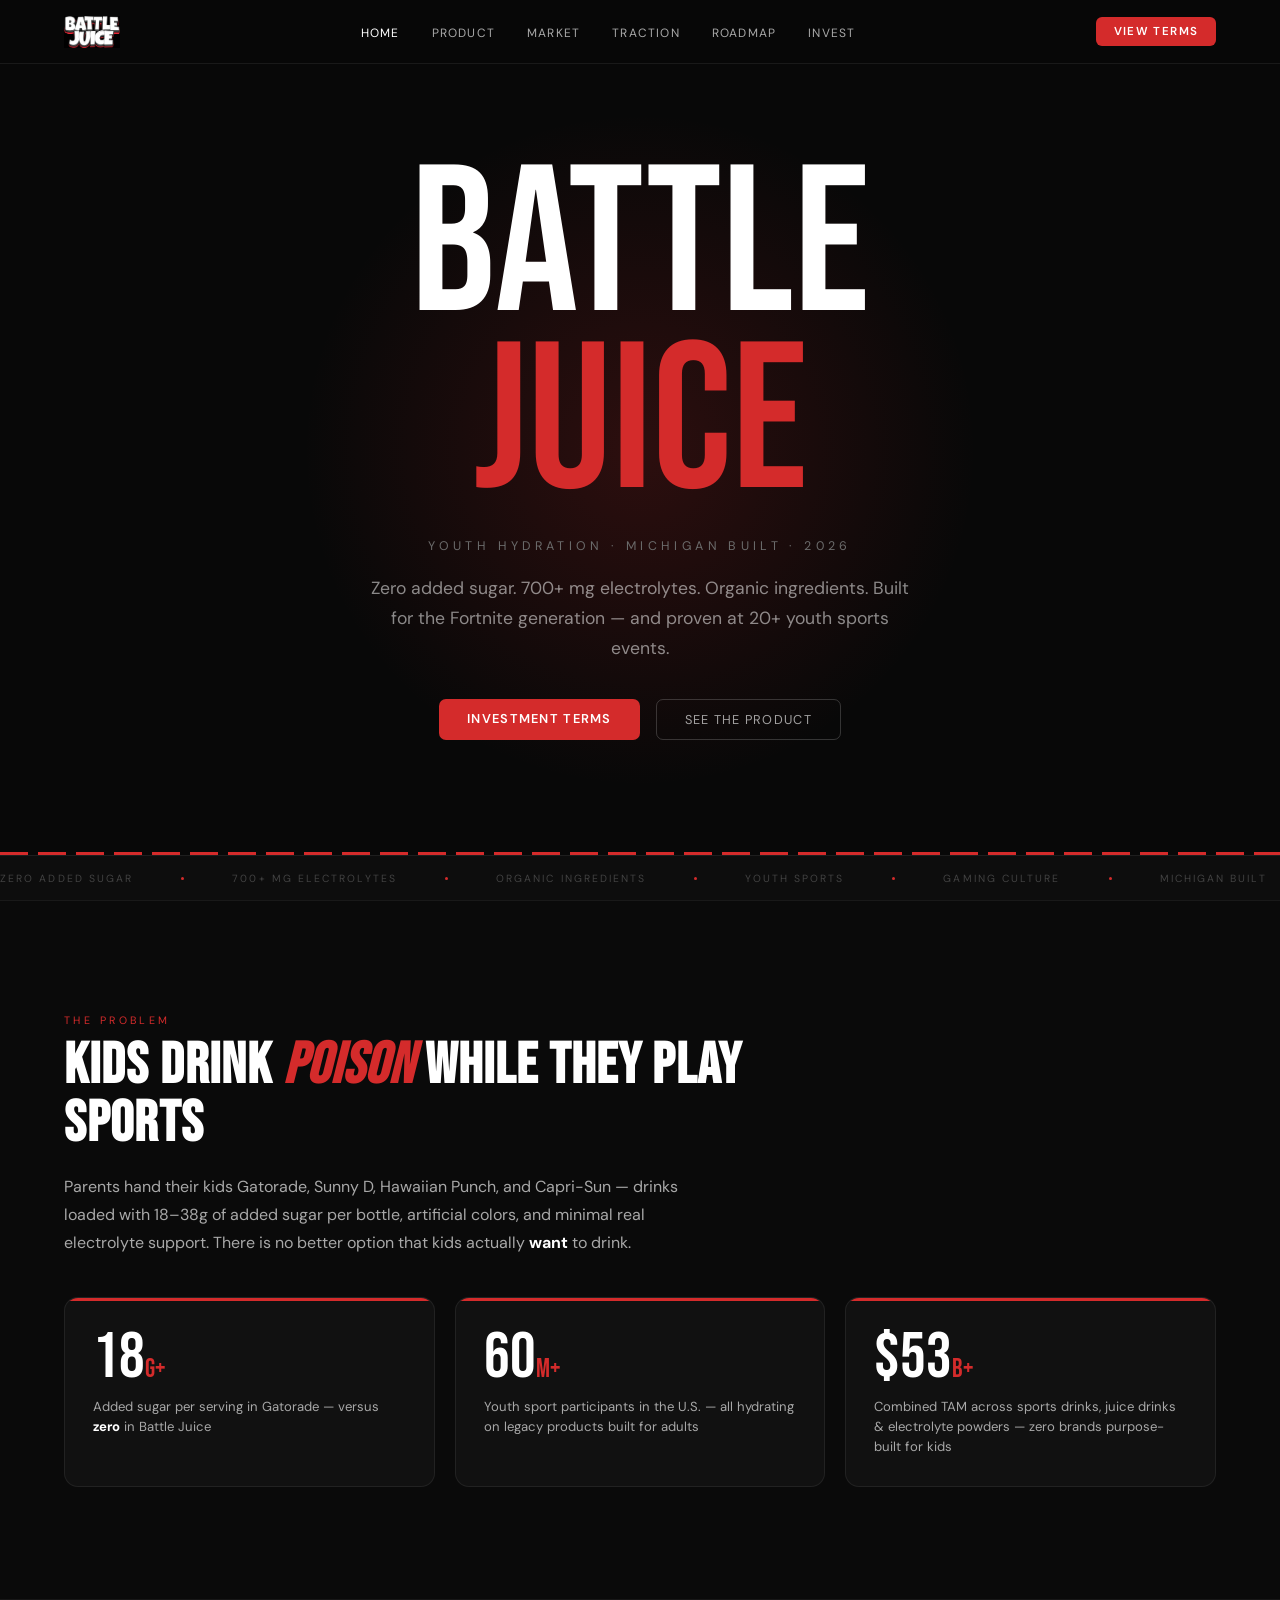
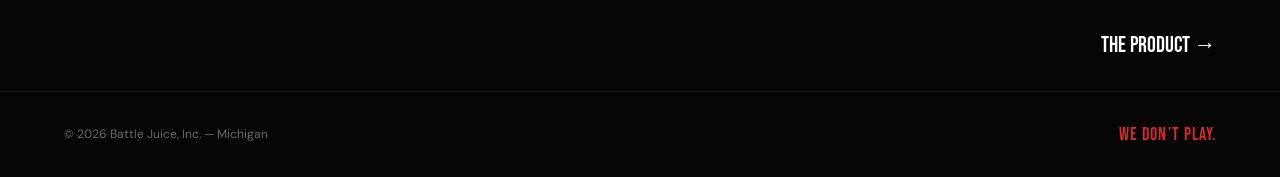
<file: index.html>
<!DOCTYPE html>
<html lang="en">
<head>
<meta charset="UTF-8">
<meta name="viewport" content="width=device-width, initial-scale=1.0">
<meta name="robots" content="noindex, nofollow">
<meta name="description" content="Michigan-built youth hydration with zero added sugar, 700+ mg electrolytes, and a gaming-forward brand. Private investor overview: product, market, traction, roadmap, and deal terms.">
<title>Battle Juice Investment Opportunity</title>
<link rel="icon" type="image/svg+xml" href="icons/favicon.svg">
<link rel="icon" type="image/png" sizes="32x32" href="icons/favicon-32x32.png">
<link rel="icon" type="image/png" sizes="16x16" href="icons/favicon-16x16.png">
<link rel="icon" href="icons/favicon.ico" sizes="48x48 32x32 16x16">
<link rel="apple-touch-icon" sizes="180x180" href="icons/apple-touch-icon.png">
<link rel="manifest" href="icons/site.webmanifest">
<meta name="theme-color" content="#080808">
<meta property="og:type" content="website">
<meta property="og:site_name" content="Battle Juice Investment Opportunity">
<meta property="og:locale" content="en_US">
<meta property="og:title" content="Battle Juice Investment Opportunity">
<meta property="og:description" content="Michigan-built youth hydration with zero added sugar, 700+ mg electrolytes, and a gaming-forward brand. Private investor overview: product, market, traction, roadmap, and deal terms.">
<meta property="og:image" content="images/og-preview.png">
<meta property="og:image:width" content="1200">
<meta property="og:image:height" content="630">
<meta property="og:image:type" content="image/png">
<meta name="twitter:card" content="summary_large_image">
<meta name="twitter:title" content="Battle Juice Investment Opportunity">
<meta name="twitter:description" content="Michigan-built youth hydration with zero added sugar, 700+ mg electrolytes, and a gaming-forward brand. Private investor overview: product, market, traction, roadmap, and deal terms.">
<meta name="twitter:image" content="images/og-preview.png">
<link href="https://fonts.googleapis.com/css2?family=Bebas+Neue&family=DM+Sans:wght@300;400;500;700&display=swap" rel="stylesheet">
<style>

*{margin:0;padding:0;box-sizing:border-box}
:root{--red:#D42B2B;--dark:#080808;--panel:#111111;--border:rgba(255,255,255,0.07);--gray:#6B6B6B;--lgray:#A8A8A8;--accent:#FFD600;--green:#00C864;--blue:#1B4FE4}
html{scroll-behavior:smooth}
body{background:var(--dark);color:#fff;font-family:'DM Sans',sans-serif;overflow-x:hidden;padding-top:64px}
nav{position:fixed;top:0;left:0;right:0;z-index:999;display:flex;align-items:center;justify-content:space-between;padding:0 4rem;height:64px;background:rgba(8,8,8,.95);border-bottom:1px solid var(--border);backdrop-filter:blur(14px)}
.nav-logo{display:flex;align-items:center;gap:.75rem;text-decoration:none}
.nav-logo img{height:32px;width:auto}
.nav-links{display:flex;gap:2rem;list-style:none}
.nav-links a{font-size:.75rem;letter-spacing:.1em;text-transform:uppercase;color:var(--lgray);text-decoration:none;transition:color .2s}
.nav-links a:hover,.nav-links a.active{color:#fff}
.nav-cta{background:var(--red);color:#fff;font-size:.72rem;letter-spacing:.12em;text-transform:uppercase;padding:.42rem 1.1rem;border-radius:6px;text-decoration:none;font-weight:600;transition:opacity .2s}
.nav-cta:hover{opacity:.85}
section{padding:7rem 4rem}
.container{max-width:1160px;margin:0 auto}
.sl{display:block;font-size:.67rem;letter-spacing:.32em;text-transform:uppercase;color:var(--red);margin-bottom:.65rem}
.d{font-family:'Bebas Neue',sans-serif;line-height:.92;letter-spacing:.02em}
.h1{font-size:clamp(3.5rem,8vw,7rem)}
.h2{font-size:clamp(2.2rem,4.5vw,4rem)}
.h3{font-size:clamp(1.6rem,3vw,2.8rem)}
.body-lg{font-size:1rem;line-height:1.75;color:var(--lgray)}
.body{font-size:.88rem;line-height:1.7;color:var(--lgray)}
.divider{height:1px;background:var(--border)}
.card{background:var(--panel);border:1px solid var(--border);border-radius:14px;padding:1.5rem}
.card-sm{background:var(--panel);border:1px solid var(--border);border-radius:10px;padding:1.1rem}
.pill{display:inline-block;font-size:.66rem;letter-spacing:.14em;text-transform:uppercase;padding:.26rem .72rem;border-radius:999px}
.pill-green{background:rgba(0,200,100,.1);color:var(--green);border:1px solid rgba(0,200,100,.22)}
.pill-yellow{background:rgba(255,214,0,.1);color:var(--accent);border:1px solid rgba(255,214,0,.2)}
.pill-red{background:rgba(212,43,43,.12);color:var(--red);border:1px solid rgba(212,43,43,.25)}
.g2{display:grid;grid-template-columns:1fr 1fr;gap:1.25rem}
.g3{display:grid;grid-template-columns:repeat(3,1fr);gap:1.25rem}
.g4{display:grid;grid-template-columns:repeat(4,1fr);gap:1rem}
.page-nav{display:flex;align-items:center;justify-content:space-between;padding:2rem 4rem;background:#050505;border-top:1px solid var(--border)}
.page-nav .prev{font-size:.72rem;letter-spacing:.18em;text-transform:uppercase;color:var(--gray);text-decoration:none;transition:color .2s}
.page-nav .prev:hover{color:#fff}
.page-nav .next{font-family:'Bebas Neue',sans-serif;font-size:1.4rem;color:#fff;text-decoration:none;display:flex;align-items:center;gap:.75rem;transition:color .2s}
.page-nav .next:hover{color:var(--red)}
footer{background:#050505;border-top:1px solid var(--border);padding:2rem 4rem;display:flex;align-items:center;justify-content:space-between}
footer p{font-size:.75rem;color:var(--gray)}
footer .ft{font-family:'Bebas Neue',sans-serif;font-size:1.1rem;color:var(--red);letter-spacing:.06em}


#hero{padding:0;min-height:100vh;display:flex;flex-direction:column;justify-content:center;align-items:center;text-align:center;position:relative;overflow:hidden;margin-top:-64px}
.hero-glow{position:absolute;width:700px;height:700px;border-radius:50%;background:radial-gradient(circle,rgba(212,43,43,.18) 0%,transparent 68%);top:50%;left:50%;transform:translate(-50%,-50%);pointer-events:none}
.hero-logo{font-family:'Bebas Neue',sans-serif;font-size:clamp(5rem,18vw,13rem);line-height:.85;color:#fff;position:relative;z-index:1}
.hero-logo em{color:var(--red);font-style:normal}
.hero-tag{font-size:.78rem;letter-spacing:.35em;text-transform:uppercase;color:var(--gray);margin-top:1.5rem;z-index:1;position:relative}
.hero-sub{font-size:clamp(.92rem,1.4vw,1.1rem);color:rgba(255,255,255,.52);max-width:560px;margin-top:1.2rem;line-height:1.72;z-index:1;position:relative}
.hero-btns{display:flex;gap:1rem;margin-top:2.2rem;z-index:1;position:relative}
.btn-primary{background:var(--red);color:#fff;padding:.7rem 1.75rem;border-radius:7px;font-size:.8rem;letter-spacing:.1em;text-transform:uppercase;font-weight:600;text-decoration:none;transition:opacity .2s}
.btn-primary:hover{opacity:.85}
.btn-ghost{border:1px solid rgba(255,255,255,.18);color:rgba(255,255,255,.62);padding:.7rem 1.75rem;border-radius:7px;font-size:.8rem;letter-spacing:.1em;text-transform:uppercase;text-decoration:none;transition:all .2s}
.btn-ghost:hover{border-color:rgba(255,255,255,.4);color:#fff}
.ticker-wrap{position:absolute;bottom:0;left:0;right:0;overflow:hidden;height:2.8rem;border-top:1px solid var(--border);background:rgba(255,255,255,.02)}
.ticker-inner{display:flex;gap:3rem;animation:tick 20s linear infinite;white-space:nowrap;align-items:center;height:100%}
@keyframes tick{from{transform:translateX(0)}to{transform:translateX(-50%)}}
.ti-item{font-size:.65rem;letter-spacing:.2em;text-transform:uppercase;color:rgba(255,255,255,.22)}
.ti-dot{width:3px;height:3px;border-radius:50%;background:var(--red);flex-shrink:0}
.hero-stripe{position:absolute;bottom:2.8rem;left:0;right:0;height:3px;background:repeating-linear-gradient(90deg,var(--red) 0,var(--red) 28px,transparent 28px,transparent 38px)}
#problem{background:#0A0A0A}
.stat-grid{display:grid;grid-template-columns:repeat(3,1fr);gap:1.25rem;margin-top:2.5rem}
.pstat{background:var(--panel);border:1px solid var(--border);border-radius:14px;padding:1.75rem;position:relative;overflow:hidden}
.pstat::before{content:'';position:absolute;top:0;left:0;right:0;height:3px;background:var(--red);border-radius:14px 14px 0 0}
.pstat .num{font-family:'Bebas Neue',sans-serif;font-size:clamp(2.5rem,5vw,4.5rem);color:#fff;line-height:1}
.pstat .unit{font-family:'Bebas Neue',sans-serif;font-size:1.6rem;color:var(--red)}
.pstat .lbl{font-size:.82rem;color:var(--lgray);margin-top:.45rem;line-height:1.55}

</style>
<link rel="stylesheet" href="css/responsive.css">
</head>
<body>
<nav>
  <a href="index.html" class="nav-logo"><img src="[data-uri]" alt="Battle Juice"></a>
  <ul class="nav-links" id="primary-nav"><li><a href="index.html" class="active">Home</a></li><li><a href="product.html">Product</a></li><li><a href="market.html">Market</a></li><li><a href="traction.html">Traction</a></li><li><a href="roadmap.html">Roadmap</a></li><li><a href="invest.html">Invest</a></li></ul>
  <div class="nav-end"><a href="invest.html" class="nav-cta">View Terms</a><button type="button" class="nav-toggle" aria-expanded="false" aria-controls="primary-nav" aria-label="Open menu"><span class="nav-toggle-bar" aria-hidden="true"></span><span class="nav-toggle-bar" aria-hidden="true"></span><span class="nav-toggle-bar" aria-hidden="true"></span></button></div></nav>

<section id="hero">
  <div class="hero-glow"></div>
  <div class="hero-logo">BATTLE<br><em>JUICE</em></div>
  <p class="hero-tag">Youth Hydration &middot; Michigan Built &middot; 2026</p>
  <p class="hero-sub">Zero added sugar. 700+ mg electrolytes. Organic ingredients. Built for the Fortnite generation &mdash; and proven at 20+ youth sports events.</p>
  <div class="hero-btns">
    <a href="invest.html" class="btn-primary">Investment Terms</a>
    <a href="product.html" class="btn-ghost">See the Product</a>
  </div>
  <div class="hero-stripe"></div>
  <div class="ticker-wrap">
    <div class="ticker-inner">
      <span class="ti-item">Zero Added Sugar</span><span class="ti-dot"></span>
      <span class="ti-item">700+ mg Electrolytes</span><span class="ti-dot"></span>
      <span class="ti-item">Organic Ingredients</span><span class="ti-dot"></span>
      <span class="ti-item">Youth Sports</span><span class="ti-dot"></span>
      <span class="ti-item">Gaming Culture</span><span class="ti-dot"></span>
      <span class="ti-item">Michigan Built</span><span class="ti-dot"></span>
      <span class="ti-item">Zero Added Sugar</span><span class="ti-dot"></span>
      <span class="ti-item">700+ mg Electrolytes</span><span class="ti-dot"></span>
      <span class="ti-item">Organic Ingredients</span><span class="ti-dot"></span>
      <span class="ti-item">Youth Sports</span><span class="ti-dot"></span>
      <span class="ti-item">Gaming Culture</span><span class="ti-dot"></span>
      <span class="ti-item">Michigan Built</span><span class="ti-dot"></span>
    </div>
  </div>
</section>

<div class="divider"></div>

<section id="problem">
  <div class="container">
    <span class="sl">The Problem</span>
    <h2 class="d h2" style="max-width:700px;line-height:1;margin-bottom:1.25rem">Kids drink <em style="color:var(--red)">poison</em> while they play sports</h2>
    <p class="body-lg" style="max-width:640px">Parents hand their kids Gatorade, Sunny D, Hawaiian Punch, and Capri-Sun &mdash; drinks loaded with 18&ndash;38g of added sugar per bottle, artificial colors, and minimal real electrolyte support. There is no better option that kids actually <strong style="color:#fff">want</strong> to drink.</p>
    <div class="stat-grid">
      <div class="pstat">
        <div class="num">18<span class="unit">g+</span></div>
        <div class="lbl">Added sugar per serving in Gatorade &mdash; versus <strong style="color:#fff">zero</strong> in Battle Juice</div>
      </div>
      <div class="pstat">
        <div class="num">60<span class="unit">M+</span></div>
        <div class="lbl">Youth sport participants in the U.S. &mdash; all hydrating on legacy products built for adults</div>
      </div>
      <div class="pstat">
        <div class="num">$53<span class="unit">B+</span></div>
        <div class="lbl">Combined TAM across sports drinks, juice drinks &amp; electrolyte powders &mdash; zero brands purpose-built for kids</div>
      </div>
    </div>
  </div>
</section>

<div class="page-nav"><span></span><a href="product.html" class="next">The Product &rarr;</a></div>
<footer>
  <p>&copy; 2026 Battle Juice, Inc. &mdash; Michigan</p>
  <span class="ft">WE DON&rsquo;T PLAY.</span>
</footer>
<script src="js/nav.js" defer></script></body>
</html>
</file>
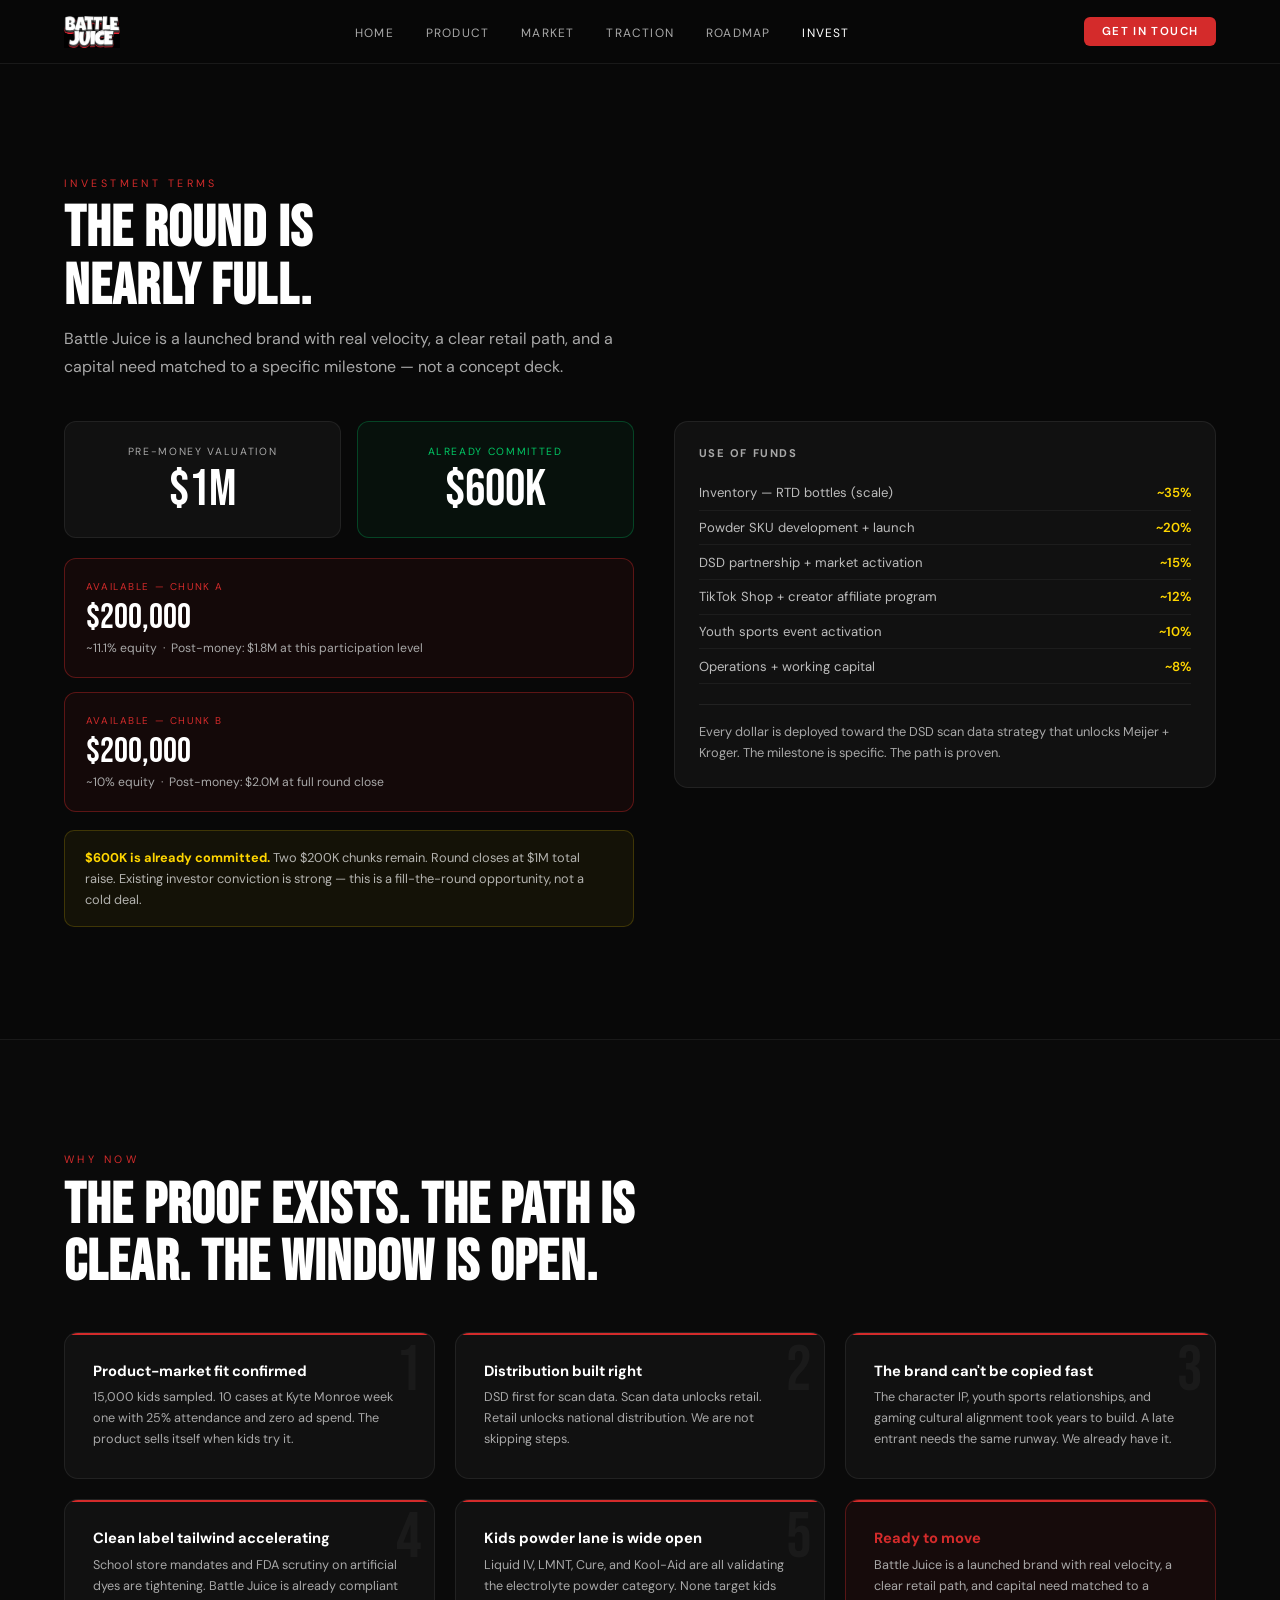
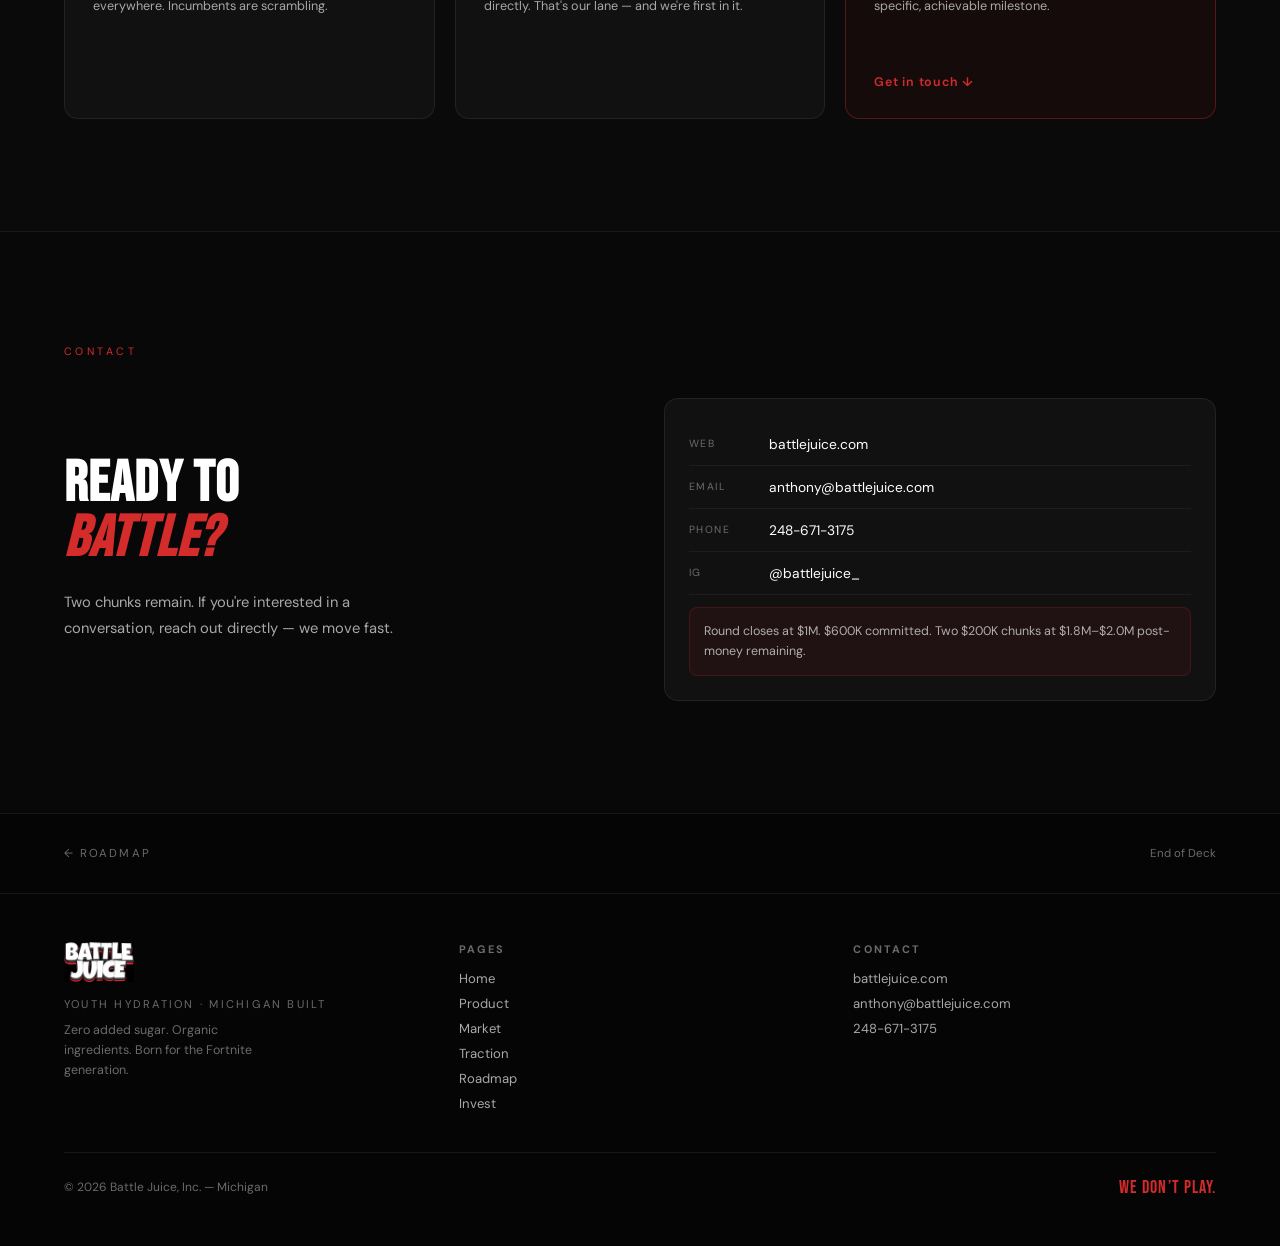
<file: invest.html>
<!DOCTYPE html><html lang="en"><head><meta charset="UTF-8"><meta name="viewport" content="width=device-width,initial-scale=1"><meta name="robots" content="noindex, nofollow"><meta name="description" content="Michigan-built youth hydration with zero added sugar, 700+ mg electrolytes, and a gaming-forward brand. Private investor overview: product, market, traction, roadmap, and deal terms."><link rel="icon" type="image/svg+xml" href="icons/favicon.svg"><link rel="icon" type="image/png" sizes="32x32" href="icons/favicon-32x32.png"><link rel="icon" type="image/png" sizes="16x16" href="icons/favicon-16x16.png"><link rel="icon" href="icons/favicon.ico" sizes="48x48 32x32 16x16"><link rel="apple-touch-icon" sizes="180x180" href="icons/apple-touch-icon.png"><link rel="manifest" href="icons/site.webmanifest"><meta name="theme-color" content="#080808"><meta property="og:type" content="website"><meta property="og:site_name" content="Battle Juice Investment Opportunity"><meta property="og:locale" content="en_US"><meta property="og:title" content="Invest — Battle Juice Investment Opportunity"><meta property="og:description" content="Michigan-built youth hydration with zero added sugar, 700+ mg electrolytes, and a gaming-forward brand. Private investor overview: product, market, traction, roadmap, and deal terms."><meta property="og:image" content="images/og-preview.png"><meta property="og:image:width" content="1200"><meta property="og:image:height" content="630"><meta property="og:image:type" content="image/png"><meta name="twitter:card" content="summary_large_image"><meta name="twitter:title" content="Invest — Battle Juice Investment Opportunity"><meta name="twitter:description" content="Michigan-built youth hydration with zero added sugar, 700+ mg electrolytes, and a gaming-forward brand. Private investor overview: product, market, traction, roadmap, and deal terms."><meta name="twitter:image" content="images/og-preview.png"><title>Invest &mdash; Battle Juice Investment Opportunity</title><link href="https://fonts.googleapis.com/css2?family=Bebas+Neue&family=DM+Sans:wght@300;400;500;700&display=swap" rel="stylesheet"><style>*{margin:0;padding:0;box-sizing:border-box}
:root{--red:#D42B2B;--dark:#080808;--panel:#111111;--border:rgba(255,255,255,0.07);--gray:#6B6B6B;--lgray:#A8A8A8;--accent:#FFD600;--green:#00C864}
html{scroll-behavior:smooth}
body{background:var(--dark);color:#fff;font-family:'DM Sans',sans-serif;overflow-x:hidden;padding-top:64px}
nav{position:fixed;top:0;left:0;right:0;z-index:999;display:flex;align-items:center;justify-content:space-between;padding:0 4rem;height:64px;background:rgba(8,8,8,.95);border-bottom:1px solid var(--border);backdrop-filter:blur(14px)}
.nav-logo{display:flex;align-items:center;text-decoration:none}
.nav-logo img{height:32px;width:auto}
.nav-links{display:flex;gap:2rem;list-style:none}
.nav-links a{font-size:.75rem;letter-spacing:.1em;text-transform:uppercase;color:var(--lgray);text-decoration:none;transition:color .2s}
.nav-links a:hover{color:#fff}.nav-links a.active{color:#fff}
.nav-cta{background:var(--red);color:#fff;font-size:.72rem;letter-spacing:.12em;text-transform:uppercase;padding:.42rem 1.1rem;border-radius:6px;text-decoration:none;font-weight:600;transition:opacity .2s}
.nav-cta:hover{opacity:.85}
section{padding:7rem 4rem}
.container{max-width:1160px;margin:0 auto}
.sl{display:block;font-size:.67rem;letter-spacing:.32em;text-transform:uppercase;color:var(--red);margin-bottom:.65rem}
.d{font-family:'Bebas Neue',sans-serif;line-height:.92;letter-spacing:.02em}
.h2{font-size:clamp(2.2rem,4.5vw,4rem)}
.body-lg{font-size:1rem;line-height:1.75;color:var(--lgray)}
.divider{height:1px;background:var(--border)}
.card{background:var(--panel);border:1px solid var(--border);border-radius:14px;padding:1.5rem}
.page-nav{display:flex;align-items:center;justify-content:space-between;padding:2rem 4rem;background:#050505;border-top:1px solid var(--border)}
.page-nav .prev{font-size:.72rem;letter-spacing:.18em;text-transform:uppercase;color:var(--gray);text-decoration:none;transition:color .2s}
.page-nav .prev:hover{color:#fff}
.page-nav .next{font-family:'Bebas Neue',sans-serif;font-size:1.4rem;color:#fff;text-decoration:none;transition:color .2s}
.page-nav .next:hover{color:var(--red)}
footer{background:#050505;border-top:1px solid var(--border);padding:3rem 4rem}
footer .ft{font-family:'Bebas Neue',sans-serif;font-size:1.1rem;color:var(--red);letter-spacing:.06em}
.fi{max-width:1160px;margin:0 auto;display:grid;grid-template-columns:1fr 1fr 1fr;gap:2rem}
.fl-logo{font-family:'Bebas Neue',sans-serif;font-size:2rem;color:#fff;margin-bottom:.45rem}
.fl-logo em{color:var(--red);font-style:normal}
.fl-tag{font-size:.7rem;letter-spacing:.2em;text-transform:uppercase;color:var(--gray)}
.fc h4{font-size:.68rem;letter-spacing:.2em;text-transform:uppercase;color:var(--gray);margin-bottom:.85rem}
.fc a{display:block;font-size:.82rem;color:var(--lgray);text-decoration:none;margin-bottom:.5rem;transition:color .2s}
.fc a:hover{color:#fff}
.fb{max-width:1160px;margin:2rem auto 0;padding-top:1.5rem;border-top:1px solid var(--border);display:flex;justify-content:space-between;align-items:center}
.fb p{font-size:.75rem;color:var(--gray)}
.fb span{font-family:'Bebas Neue',sans-serif;font-size:1.1rem;color:var(--red);letter-spacing:.06em}
.round-cards{display:grid;grid-template-columns:1fr 1fr;gap:1rem;margin-bottom:1.25rem}
.rc{background:var(--panel);border:1px solid var(--border);border-radius:12px;padding:1.4rem;text-align:center}
.rc.committed{border-color:rgba(0,200,100,.28);background:rgba(0,200,100,.05)}
.rc .rl{font-size:.65rem;letter-spacing:.16em;text-transform:uppercase;margin-bottom:.38rem;display:block;color:var(--lgray)}
.rc.committed .rl{color:var(--green)}
.rc .rv{font-family:'Bebas Neue',sans-serif;font-size:3.2rem;color:#fff;line-height:1}
.chunk{border:1px solid rgba(212,43,43,.38);background:rgba(212,43,43,.06);border-radius:12px;padding:1.3rem;margin-bottom:.9rem}
.chunk:last-of-type{margin-bottom:0}
.chunk .cl{font-size:.62rem;letter-spacing:.16em;text-transform:uppercase;color:var(--red);margin-bottom:.45rem;display:block}
.chunk .ca{font-family:'Bebas Neue',sans-serif;font-size:2.2rem;color:#fff;line-height:1}
.chunk .cd{font-size:.76rem;color:var(--lgray);margin-top:.3rem}
.urgency{background:rgba(255,214,0,.05);border:1px solid rgba(255,214,0,.18);border-radius:10px;padding:1rem 1.25rem;font-size:.8rem;color:rgba(255,255,255,.68);line-height:1.65;margin-top:1.1rem}
.urgency strong{color:var(--accent)}
.uof{background:var(--panel);border:1px solid var(--border);border-radius:14px;padding:1.5rem}
.uof h3{font-size:.7rem;letter-spacing:.14em;text-transform:uppercase;color:var(--lgray);margin-bottom:1rem}
.fr{display:flex;justify-content:space-between;align-items:center;padding:.52rem 0;border-bottom:1px solid rgba(255,255,255,.05);font-size:.82rem}
.fr:last-child{border-bottom:none}
.fr .fk{color:rgba(255,255,255,.72)}.fr .fv{color:var(--accent);font-weight:600}
.why-grid{display:grid;grid-template-columns:repeat(3,1fr);gap:1.25rem;margin-top:2.5rem}
.wc{background:var(--panel);border:1px solid var(--border);border-radius:14px;padding:1.75rem;position:relative;overflow:hidden}
.wc::before{content:'';position:absolute;top:0;left:0;right:0;height:2px;background:var(--red);border-radius:14px 14px 0 0}
.wn{font-family:'Bebas Neue',sans-serif;font-size:4rem;color:rgba(255,255,255,.04);line-height:1;position:absolute;top:.4rem;right:.75rem}
.wc h3{font-size:.92rem;font-weight:700;margin-bottom:.42rem;position:relative}
.wc p{font-size:.79rem;color:var(--lgray);line-height:1.65;position:relative}
.contact-row{display:flex;align-items:center;gap:1rem;font-size:.86rem;color:var(--lgray);padding:.75rem 0;border-bottom:1px solid rgba(255,255,255,.05)}
.contact-row:last-child{border-bottom:none}
.contact-row a{color:#fff;text-decoration:none;transition:color .2s}
.contact-row a:hover{color:var(--red)}
.clbl{font-size:.65rem;letter-spacing:.14em;text-transform:uppercase;color:var(--gray);width:4rem;flex-shrink:0}</style><link rel="stylesheet" href="css/responsive.css"></head><body><nav><a href="index.html" class="nav-logo"><img src="[data-uri]" alt="Battle Juice"></a><ul class="nav-links" id="primary-nav"><li><a href="index.html">Home</a></li><li><a href="product.html">Product</a></li><li><a href="market.html">Market</a></li><li><a href="traction.html">Traction</a></li><li><a href="roadmap.html">Roadmap</a></li><li><a href="invest.html" class="active">Invest</a></li></ul><div class="nav-end"><a href="#contact" class="nav-cta">Get in Touch</a><button type="button" class="nav-toggle" aria-expanded="false" aria-controls="primary-nav" aria-label="Open menu"><span class="nav-toggle-bar" aria-hidden="true"></span><span class="nav-toggle-bar" aria-hidden="true"></span><span class="nav-toggle-bar" aria-hidden="true"></span></button></div></nav><section style="padding:7rem 4rem"><div class="container"><span class="sl">Investment Terms</span><h2 class="d h2" style="line-height:1;margin-bottom:.6rem">The round is<br>nearly full.</h2><p class="body-lg" style="max-width:580px">Battle Juice is a launched brand with real velocity, a clear retail path, and a capital need matched to a specific milestone &mdash; not a concept deck.</p><div style="display:grid;grid-template-columns:1.05fr 1fr;gap:2.5rem;margin-top:2.5rem;align-items:start"><div><div class="round-cards"><div class="rc"><span class="rl">Pre-Money Valuation</span><div class="rv">$1M</div></div><div class="rc committed"><span class="rl">Already Committed</span><div class="rv">$600K</div></div></div><div class="chunk"><span class="cl">Available &mdash; Chunk A</span><div class="ca">$200,000</div><div class="cd">~11.1% equity &nbsp;&middot;&nbsp; Post-money: $1.8M at this participation level</div></div><div class="chunk"><span class="cl">Available &mdash; Chunk B</span><div class="ca">$200,000</div><div class="cd">~10% equity &nbsp;&middot;&nbsp; Post-money: $2.0M at full round close</div></div><div class="urgency"><strong>$600K is already committed.</strong> Two $200K chunks remain. Round closes at $1M total raise. Existing investor conviction is strong &mdash; this is a fill-the-round opportunity, not a cold deal.</div></div><div class="uof"><h3>Use of Funds</h3><div class="fr"><span class="fk">Inventory &mdash; RTD bottles (scale)</span><span class="fv">~35%</span></div><div class="fr"><span class="fk">Powder SKU development + launch</span><span class="fv">~20%</span></div><div class="fr"><span class="fk">DSD partnership + market activation</span><span class="fv">~15%</span></div><div class="fr"><span class="fk">TikTok Shop + creator affiliate program</span><span class="fv">~12%</span></div><div class="fr"><span class="fk">Youth sports event activation</span><span class="fv">~10%</span></div><div class="fr"><span class="fk">Operations + working capital</span><span class="fv">~8%</span></div><div style="margin-top:1.25rem;padding-top:1rem;border-top:1px solid var(--border)"><p style="font-size:.8rem;color:var(--lgray);line-height:1.65">Every dollar is deployed toward the DSD scan data strategy that unlocks Meijer + Kroger. The milestone is specific. The path is proven.</p></div></div></div></div></section><div class="divider"></div><section style="background:#0A0A0A;padding:7rem 4rem"><div class="container"><span class="sl">Why Now</span><h2 class="d h2" style="line-height:1;max-width:700px">The proof exists. The path is clear. The window is open.</h2><div class="why-grid"><div class="wc"><div class="wn">1</div><h3>Product-market fit confirmed</h3><p>15,000 kids sampled. 10 cases at Kyte Monroe week one with 25% attendance and zero ad spend. The product sells itself when kids try it.</p></div><div class="wc"><div class="wn">2</div><h3>Distribution built right</h3><p>DSD first for scan data. Scan data unlocks retail. Retail unlocks national distribution. We are not skipping steps.</p></div><div class="wc"><div class="wn">3</div><h3>The brand can't be copied fast</h3><p>The character IP, youth sports relationships, and gaming cultural alignment took years to build. A late entrant needs the same runway. We already have it.</p></div><div class="wc"><div class="wn">4</div><h3>Clean label tailwind accelerating</h3><p>School store mandates and FDA scrutiny on artificial dyes are tightening. Battle Juice is already compliant everywhere. Incumbents are scrambling.</p></div><div class="wc"><div class="wn">5</div><h3>Kids powder lane is wide open</h3><p>Liquid IV, LMNT, Cure, and Kool-Aid are all validating the electrolyte powder category. None target kids directly. That's our lane &mdash; and we're first in it.</p></div><div class="wc" style="border-color:rgba(212,43,43,.35);background:rgba(212,43,43,.06);display:flex;flex-direction:column;justify-content:space-between;min-height:220px"><div><h3 style="color:var(--red)">Ready to move</h3><p style="margin-bottom:1rem">Battle Juice is a launched brand with real velocity, a clear retail path, and capital need matched to a specific, achievable milestone.</p></div><a href="#contact" style="font-size:.78rem;color:var(--red);font-weight:600;text-decoration:none;letter-spacing:.06em">Get in touch &darr;</a></div></div></div></section><div class="divider"></div><section id="contact" style="padding:7rem 4rem"><div class="container"><span class="sl">Contact</span><div style="display:grid;grid-template-columns:1fr 1fr;gap:3rem;margin-top:2.5rem;align-items:center"><div style="display:flex;flex-direction:column;gap:1.5rem"><h2 class="d h2" style="line-height:.95">Ready to<br><em style="color:var(--red)">battle?</em></h2><p style="font-size:.92rem;color:var(--lgray);line-height:1.75;max-width:380px">Two chunks remain. If you're interested in a conversation, reach out directly &mdash; we move fast.</p></div><div class="card"><div class="contact-row"><span class="clbl">Web</span><a href="https://battlejuice.com" target="_blank">battlejuice.com</a></div><div class="contact-row"><span class="clbl">Email</span><a href="mailto:anthony@battlejuice.com">anthony@battlejuice.com</a></div><div class="contact-row"><span class="clbl">Phone</span><a href="tel:+12486713175">248-671-3175</a></div><div class="contact-row"><span class="clbl">IG</span><a href="https://instagram.com/battlejuice_" target="_blank">@battlejuice_</a></div><div style="margin-top:.75rem;padding:.85rem;background:rgba(212,43,43,.08);border:1px solid rgba(212,43,43,.2);border-radius:8px;font-size:.78rem;color:rgba(255,255,255,.65);line-height:1.6">Round closes at $1M. $600K committed. Two $200K chunks at $1.8M&ndash;$2.0M post-money remaining.</div></div></div></div></section><div class="page-nav"><a href="roadmap.html" class="prev">&larr; Roadmap</a><span style="font-size:.72rem;color:var(--gray)">End of Deck</span></div><footer><div class="fi"><div><img src="[data-uri]" alt="Battle Juice" style="height:40px;width:auto;margin-bottom:.6rem"><div class="fl-tag">Youth Hydration &middot; Michigan Built</div><p style="font-size:.78rem;color:var(--gray);margin-top:.65rem;line-height:1.6;max-width:220px">Zero added sugar. Organic ingredients. Born for the Fortnite generation.</p></div><div class="fc"><h4>Pages</h4><a href="index.html">Home</a><a href="product.html">Product</a><a href="market.html">Market</a><a href="traction.html">Traction</a><a href="roadmap.html">Roadmap</a><a href="invest.html">Invest</a></div><div class="fc"><h4>Contact</h4><a href="https://battlejuice.com">battlejuice.com</a><a href="mailto:anthony@battlejuice.com">anthony@battlejuice.com</a><a href="tel:+12486713175">248-671-3175</a></div></div><div class="fb"><p>&copy; 2026 Battle Juice, Inc. &mdash; Michigan</p><span class="ft">WE DON&rsquo;T PLAY.</span></div></footer><script src="js/nav.js" defer></script></body></html>
</file>
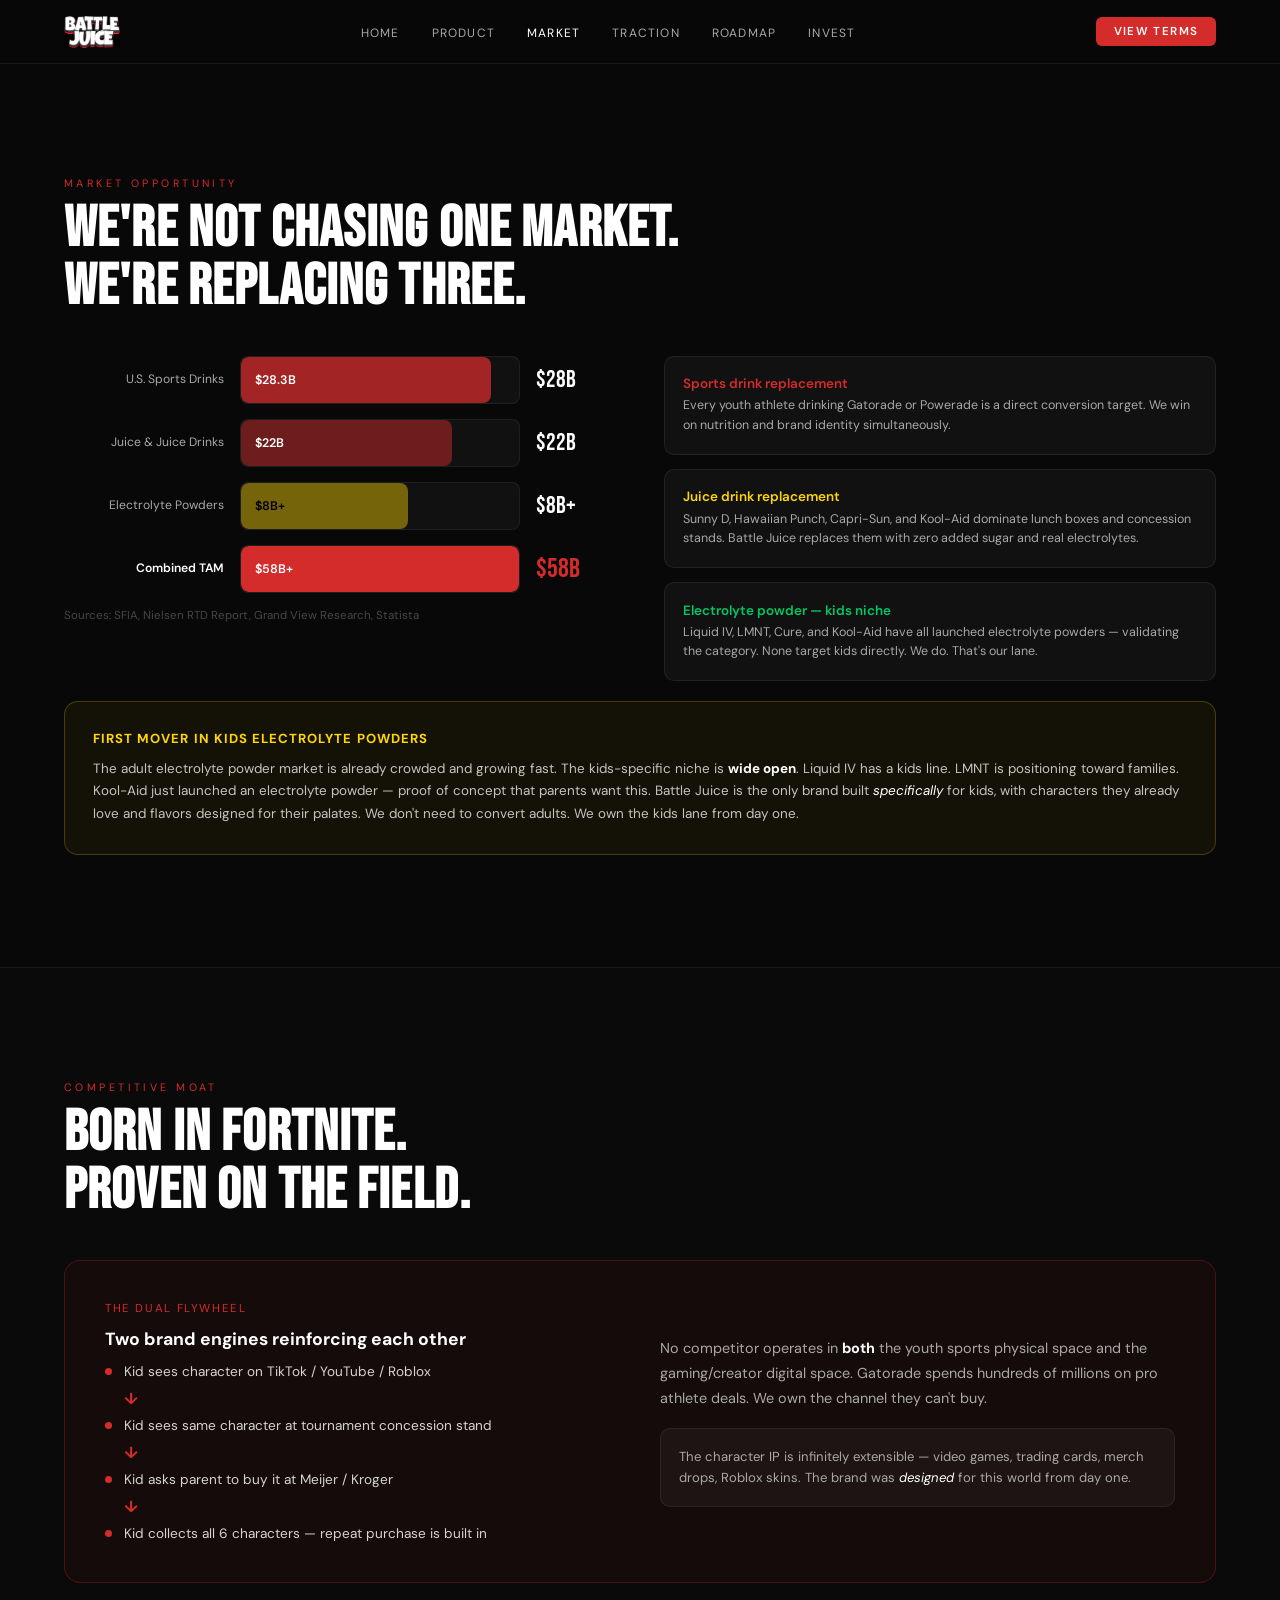
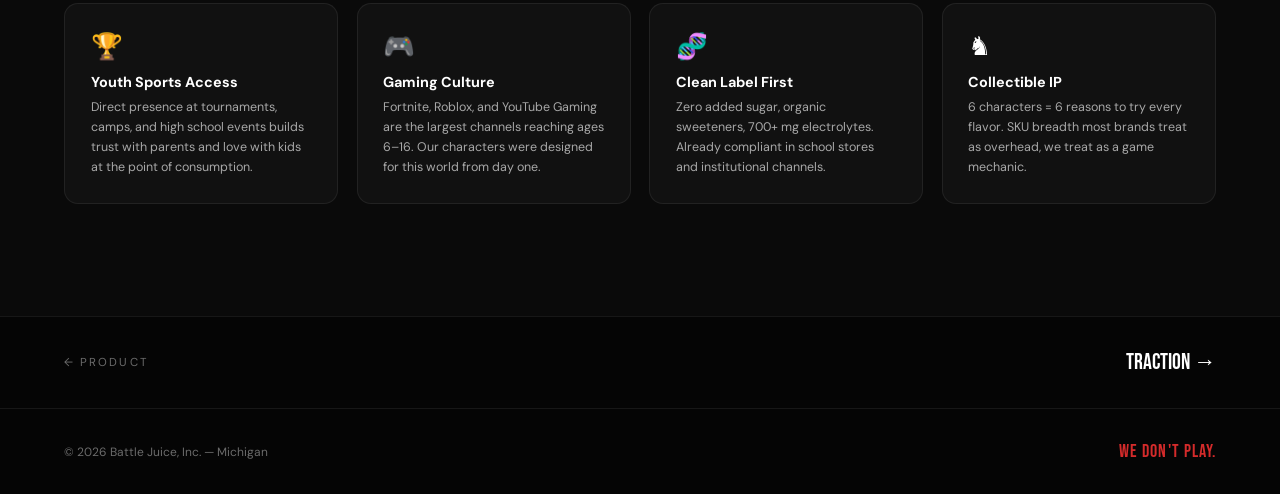
<file: market.html>
<!DOCTYPE html><html lang="en"><head><meta charset="UTF-8"><meta name="viewport" content="width=device-width,initial-scale=1"><meta name="robots" content="noindex, nofollow"><meta name="description" content="Michigan-built youth hydration with zero added sugar, 700+ mg electrolytes, and a gaming-forward brand. Private investor overview: product, market, traction, roadmap, and deal terms."><link rel="icon" type="image/svg+xml" href="icons/favicon.svg"><link rel="icon" type="image/png" sizes="32x32" href="icons/favicon-32x32.png"><link rel="icon" type="image/png" sizes="16x16" href="icons/favicon-16x16.png"><link rel="icon" href="icons/favicon.ico" sizes="48x48 32x32 16x16"><link rel="apple-touch-icon" sizes="180x180" href="icons/apple-touch-icon.png"><link rel="manifest" href="icons/site.webmanifest"><meta name="theme-color" content="#080808"><meta property="og:type" content="website"><meta property="og:site_name" content="Battle Juice Investment Opportunity"><meta property="og:locale" content="en_US"><meta property="og:title" content="Market Opportunity — Battle Juice Investment Opportunity"><meta property="og:description" content="Michigan-built youth hydration with zero added sugar, 700+ mg electrolytes, and a gaming-forward brand. Private investor overview: product, market, traction, roadmap, and deal terms."><meta property="og:image" content="images/og-preview.png"><meta property="og:image:width" content="1200"><meta property="og:image:height" content="630"><meta property="og:image:type" content="image/png"><meta name="twitter:card" content="summary_large_image"><meta name="twitter:title" content="Market Opportunity — Battle Juice Investment Opportunity"><meta name="twitter:description" content="Michigan-built youth hydration with zero added sugar, 700+ mg electrolytes, and a gaming-forward brand. Private investor overview: product, market, traction, roadmap, and deal terms."><meta name="twitter:image" content="images/og-preview.png"><title>Market Opportunity &mdash; Battle Juice Investment Opportunity</title><link href="https://fonts.googleapis.com/css2?family=Bebas+Neue&family=DM+Sans:wght@300;400;500;700&display=swap" rel="stylesheet"><style>*{margin:0;padding:0;box-sizing:border-box}
:root{--red:#D42B2B;--dark:#080808;--panel:#111111;--border:rgba(255,255,255,0.07);--gray:#6B6B6B;--lgray:#A8A8A8;--accent:#FFD600;--green:#00C864}
html{scroll-behavior:smooth}
body{background:var(--dark);color:#fff;font-family:'DM Sans',sans-serif;overflow-x:hidden;padding-top:64px}
nav{position:fixed;top:0;left:0;right:0;z-index:999;display:flex;align-items:center;justify-content:space-between;padding:0 4rem;height:64px;background:rgba(8,8,8,.95);border-bottom:1px solid var(--border);backdrop-filter:blur(14px)}
.nav-logo{display:flex;align-items:center;text-decoration:none}
.nav-logo img{height:32px;width:auto}
.nav-links{display:flex;gap:2rem;list-style:none}
.nav-links a{font-size:.75rem;letter-spacing:.1em;text-transform:uppercase;color:var(--lgray);text-decoration:none;transition:color .2s}
.nav-links a:hover{color:#fff}.nav-links a.active{color:#fff}
.nav-cta{background:var(--red);color:#fff;font-size:.72rem;letter-spacing:.12em;text-transform:uppercase;padding:.42rem 1.1rem;border-radius:6px;text-decoration:none;font-weight:600;transition:opacity .2s}
.nav-cta:hover{opacity:.85}
section{padding:7rem 4rem}
.container{max-width:1160px;margin:0 auto}
.sl{display:block;font-size:.67rem;letter-spacing:.32em;text-transform:uppercase;color:var(--red);margin-bottom:.65rem}
.d{font-family:'Bebas Neue',sans-serif;line-height:.92;letter-spacing:.02em}
.h2{font-size:clamp(2.2rem,4.5vw,4rem)}
.body-lg{font-size:1rem;line-height:1.75;color:var(--lgray)}
.divider{height:1px;background:var(--border)}
.card{background:var(--panel);border:1px solid var(--border);border-radius:14px;padding:1.5rem}
.pill{display:inline-block;font-size:.66rem;letter-spacing:.14em;text-transform:uppercase;padding:.26rem .72rem;border-radius:999px}
.pill-green{background:rgba(0,200,100,.1);color:var(--green);border:1px solid rgba(0,200,100,.22)}
.pill-yellow{background:rgba(255,214,0,.1);color:var(--accent);border:1px solid rgba(255,214,0,.2)}
.page-nav{display:flex;align-items:center;justify-content:space-between;padding:2rem 4rem;background:#050505;border-top:1px solid var(--border)}
.page-nav .prev{font-size:.72rem;letter-spacing:.18em;text-transform:uppercase;color:var(--gray);text-decoration:none;transition:color .2s}
.page-nav .prev:hover{color:#fff}
.page-nav .next{font-family:'Bebas Neue',sans-serif;font-size:1.4rem;color:#fff;text-decoration:none;transition:color .2s}
.page-nav .next:hover{color:var(--red)}
footer{background:#050505;border-top:1px solid var(--border);padding:2rem 4rem;display:flex;align-items:center;justify-content:space-between}
footer p{font-size:.75rem;color:var(--gray)}
footer .ft{font-family:'Bebas Neue',sans-serif;font-size:1.1rem;color:var(--red);letter-spacing:.06em}
.tam-row{display:flex;align-items:center;gap:1rem;margin-bottom:.95rem}
.tam-lbl{font-size:.76rem;color:var(--lgray);width:10rem;flex-shrink:0;text-align:right;line-height:1.3}
.tam-track{flex:1;height:48px;background:rgba(255,255,255,.04);border-radius:8px;border:1px solid rgba(255,255,255,.06);overflow:hidden}
.tam-fill{height:100%;border-radius:8px;display:flex;align-items:center;padding-left:.9rem;font-size:.78rem;font-weight:600}
.tf-s{background:rgba(212,43,43,.75);color:#fff}
.tf-j{background:rgba(212,43,43,.48);color:#fff}
.tf-p{background:rgba(255,214,0,.42);color:#000}
.tf-c{background:var(--red);color:#fff}
.tam-val{font-family:'Bebas Neue',sans-serif;font-size:1.5rem;color:#fff;width:5rem;flex-shrink:0}
.tn{background:var(--panel);border:1px solid var(--border);border-radius:10px;padding:1.15rem;margin-bottom:.9rem}
.tn:last-child{margin-bottom:0}
.tn .t{font-size:.84rem;font-weight:600;margin-bottom:.28rem}
.tn .b{font-size:.78rem;color:var(--lgray);line-height:1.55}
.moat-hero{background:rgba(212,43,43,.06);border:1px solid rgba(212,43,43,.25);border-radius:16px;padding:2.5rem;display:grid;grid-template-columns:1fr 1fr;gap:2.5rem;align-items:center;margin-top:2.5rem;margin-bottom:1.25rem}
.fw{display:flex;flex-direction:column;gap:.5rem}
.fw-row{display:flex;align-items:center;gap:.75rem;font-size:.85rem;color:rgba(255,255,255,.82)}
.fw-dot{width:7px;height:7px;border-radius:50%;background:var(--red);flex-shrink:0}
.fw-arr{color:var(--red);font-weight:700;padding-left:1.2rem;font-size:1rem}
.moat-grid{display:grid;grid-template-columns:repeat(4,1fr);gap:1.15rem}
.mc{background:var(--panel);border:1px solid var(--border);border-radius:14px;padding:1.6rem}
.mc h3{font-size:.9rem;font-weight:700;margin-bottom:.4rem;margin-top:.65rem}
.mc p{font-size:.78rem;color:var(--lgray);line-height:1.6}
.niche-box{background:rgba(255,214,0,.05);border:1px solid rgba(255,214,0,.22);border-radius:14px;padding:1.75rem;margin-top:1.25rem}
.niche-box h3{font-size:.82rem;font-weight:700;color:var(--accent);text-transform:uppercase;letter-spacing:.08em;margin-bottom:.65rem}
.niche-box p{font-size:.84rem;color:rgba(255,255,255,.75);line-height:1.7}</style><link rel="stylesheet" href="css/responsive.css"></head><body><nav><a href="index.html" class="nav-logo"><img src="[data-uri]" alt="Battle Juice"></a><ul class="nav-links" id="primary-nav"><li><a href="index.html">Home</a></li><li><a href="product.html">Product</a></li><li><a href="market.html" class="active">Market</a></li><li><a href="traction.html">Traction</a></li><li><a href="roadmap.html">Roadmap</a></li><li><a href="invest.html">Invest</a></li></ul><div class="nav-end"><a href="invest.html" class="nav-cta">View Terms</a><button type="button" class="nav-toggle" aria-expanded="false" aria-controls="primary-nav" aria-label="Open menu"><span class="nav-toggle-bar" aria-hidden="true"></span><span class="nav-toggle-bar" aria-hidden="true"></span><span class="nav-toggle-bar" aria-hidden="true"></span></button></div></nav><section style="padding:7rem 4rem"><div class="container"><span class="sl">Market Opportunity</span><h2 class="d h2" style="line-height:1;margin-bottom:.6rem">We're not chasing one market.<br>We're replacing three.</h2><div style="display:grid;grid-template-columns:1fr 1fr;gap:3rem;margin-top:2.5rem;align-items:start"><div><div class="tam-row"><div class="tam-lbl">U.S. Sports Drinks</div><div class="tam-track"><div class="tam-fill tf-s" style="width:90%">$28.3B</div></div><div class="tam-val">$28B</div></div><div class="tam-row"><div class="tam-lbl">Juice &amp; Juice Drinks</div><div class="tam-track"><div class="tam-fill tf-j" style="width:76%">$22B</div></div><div class="tam-val">$22B</div></div><div class="tam-row"><div class="tam-lbl">Electrolyte Powders</div><div class="tam-track"><div class="tam-fill tf-p" style="width:60%">$8B+</div></div><div class="tam-val">$8B+</div></div><div class="tam-row" style="margin-top:.5rem"><div class="tam-lbl" style="color:#fff;font-weight:600">Combined TAM</div><div class="tam-track"><div class="tam-fill tf-c" style="width:100%">$58B+</div></div><div class="tam-val" style="font-size:1.7rem;color:var(--red)">$58B</div></div><p style="font-size:.72rem;color:rgba(255,255,255,.25);margin-top:.75rem">Sources: SFIA, Nielsen RTD Report, Grand View Research, Statista</p></div><div><div class="tn"><div class="t" style="color:var(--red)">Sports drink replacement</div><div class="b">Every youth athlete drinking Gatorade or Powerade is a direct conversion target. We win on nutrition and brand identity simultaneously.</div></div><div class="tn"><div class="t" style="color:var(--accent)">Juice drink replacement</div><div class="b">Sunny D, Hawaiian Punch, Capri-Sun, and Kool-Aid dominate lunch boxes and concession stands. Battle Juice replaces them with zero added sugar and real electrolytes.</div></div><div class="tn"><div class="t" style="color:var(--green)">Electrolyte powder &mdash; kids niche</div><div class="b">Liquid IV, LMNT, Cure, and Kool-Aid have all launched electrolyte powders &mdash; validating the category. None target kids directly. We do. That's our lane.</div></div></div></div><div class="niche-box"><h3>First Mover in Kids Electrolyte Powders</h3><p>The adult electrolyte powder market is already crowded and growing fast. The kids-specific niche is <strong style="color:#fff">wide open</strong>. Liquid IV has a kids line. LMNT is positioning toward families. Kool-Aid just launched an electrolyte powder &mdash; proof of concept that parents want this. Battle Juice is the only brand built <em style="color:#fff">specifically</em> for kids, with characters they already love and flavors designed for their palates. We don't need to convert adults. We own the kids lane from day one.</p></div></div></section><div class="divider"></div><section style="background:#0A0A0A;padding:7rem 4rem"><div class="container"><span class="sl">Competitive Moat</span><h2 class="d h2" style="line-height:1">Born in Fortnite.<br>Proven on the field.</h2><div class="moat-hero"><div><p style="font-size:.72rem;letter-spacing:.14em;text-transform:uppercase;color:var(--red);margin-bottom:.75rem">The dual flywheel</p><h3 style="font-size:1.1rem;font-weight:700;margin-bottom:.85rem">Two brand engines reinforcing each other</h3><div class="fw"><div class="fw-row"><div class="fw-dot"></div>Kid sees character on TikTok / YouTube / Roblox</div><div class="fw-arr">&#8595;</div><div class="fw-row"><div class="fw-dot"></div>Kid sees same character at tournament concession stand</div><div class="fw-arr">&#8595;</div><div class="fw-row"><div class="fw-dot"></div>Kid asks parent to buy it at Meijer / Kroger</div><div class="fw-arr">&#8595;</div><div class="fw-row"><div class="fw-dot"></div>Kid collects all 6 characters &mdash; repeat purchase is built in</div></div></div><div style="display:flex;flex-direction:column;gap:1rem"><p style="font-size:.9rem;color:var(--lgray);line-height:1.75">No competitor operates in <strong style="color:#fff">both</strong> the youth sports physical space and the gaming/creator digital space. Gatorade spends hundreds of millions on pro athlete deals. We own the channel they can't buy.</p><div style="background:rgba(255,255,255,.04);border:1px solid var(--border);border-radius:10px;padding:1.1rem"><p style="font-size:.82rem;color:var(--lgray);line-height:1.6">The character IP is infinitely extensible &mdash; video games, trading cards, merch drops, Roblox skins. The brand was <em style="color:#fff">designed</em> for this world from day one.</p></div></div></div><div class="moat-grid"><div class="mc"><div style="font-size:1.6rem">&#127942;</div><h3>Youth Sports Access</h3><p>Direct presence at tournaments, camps, and high school events builds trust with parents and love with kids at the point of consumption.</p></div><div class="mc"><div style="font-size:1.6rem">&#127918;</div><h3>Gaming Culture</h3><p>Fortnite, Roblox, and YouTube Gaming are the largest channels reaching ages 6&ndash;16. Our characters were designed for this world from day one.</p></div><div class="mc"><div style="font-size:1.6rem">&#129516;</div><h3>Clean Label First</h3><p>Zero added sugar, organic sweeteners, 700+ mg electrolytes. Already compliant in school stores and institutional channels.</p></div><div class="mc"><div style="font-size:1.6rem">&#9822;</div><h3>Collectible IP</h3><p>6 characters = 6 reasons to try every flavor. SKU breadth most brands treat as overhead, we treat as a game mechanic.</p></div></div></div></section><div class="page-nav"><a href="product.html" class="prev">&larr; Product</a><a href="traction.html" class="next">Traction &rarr;</a></div><footer><p>&copy; 2026 Battle Juice, Inc. &mdash; Michigan</p><span class='ft'>WE DON'T PLAY.</span></footer><script src="js/nav.js" defer></script></body></html>
</file>
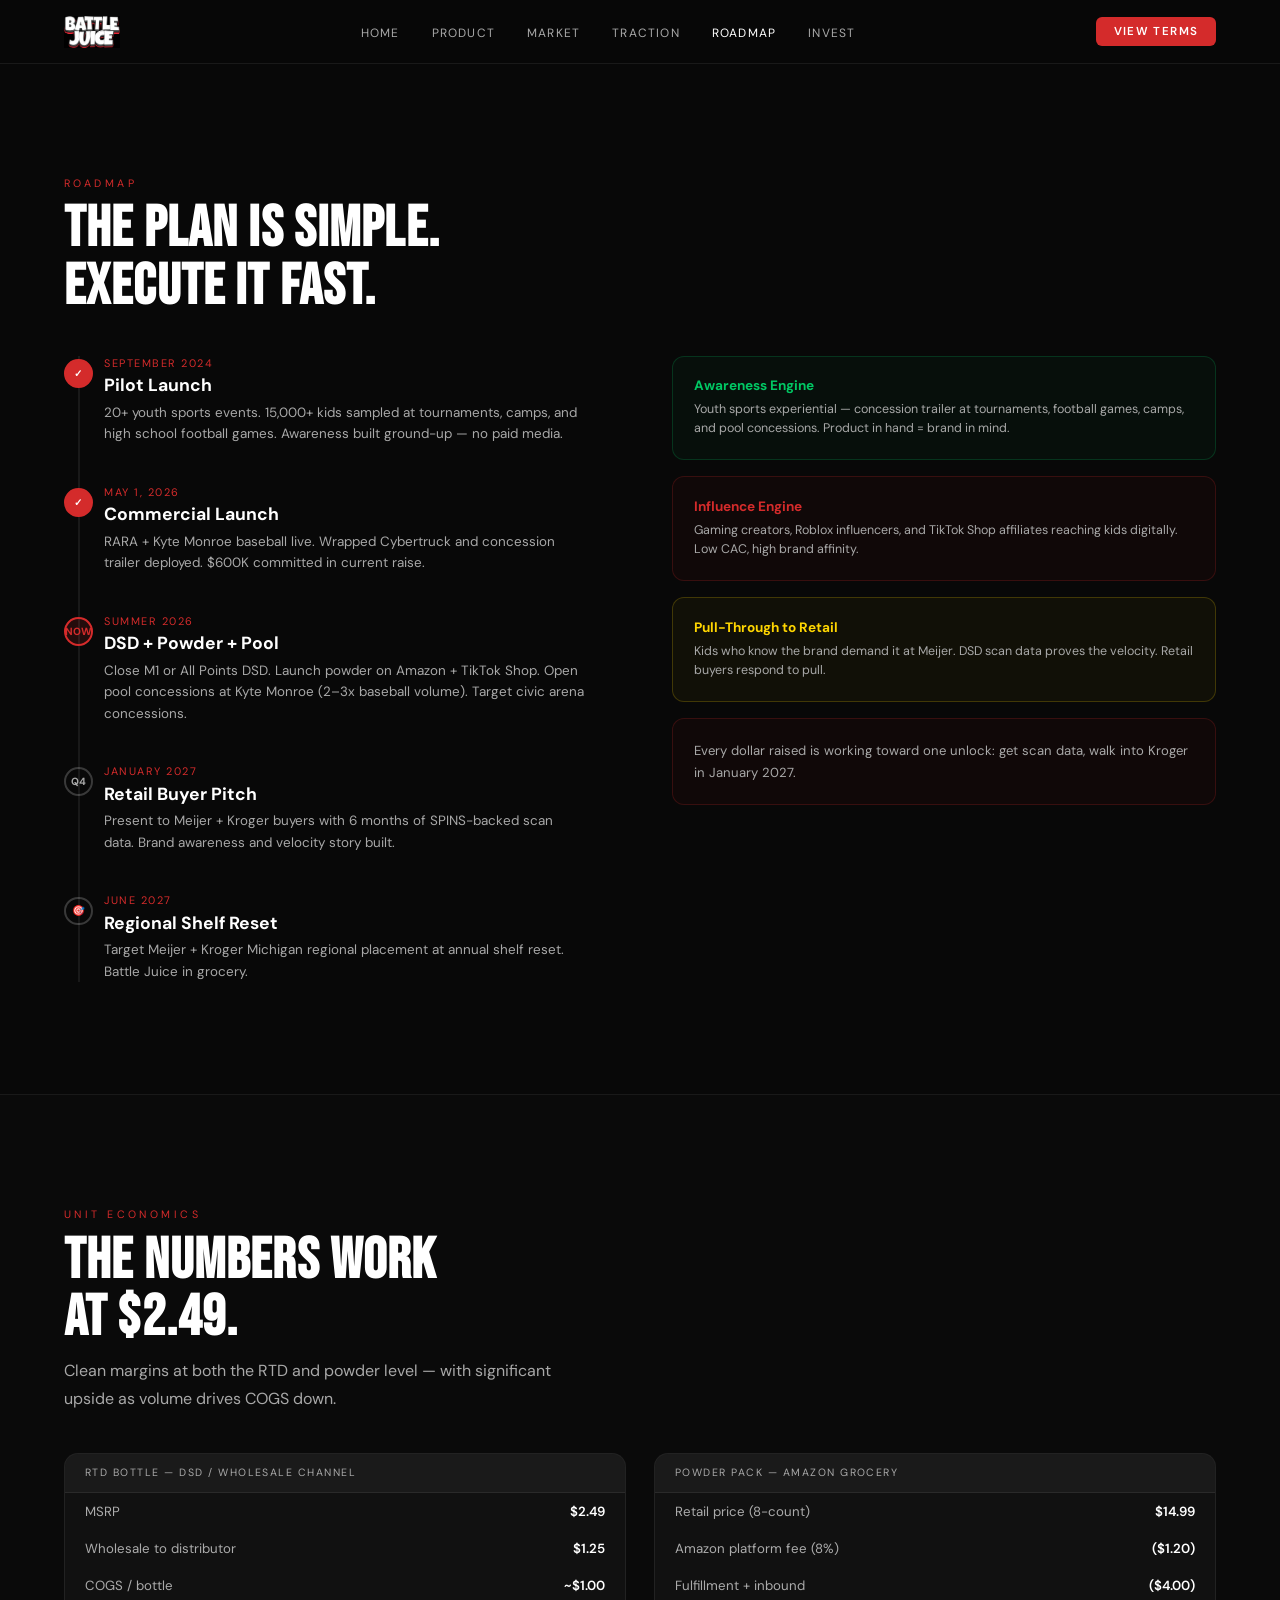
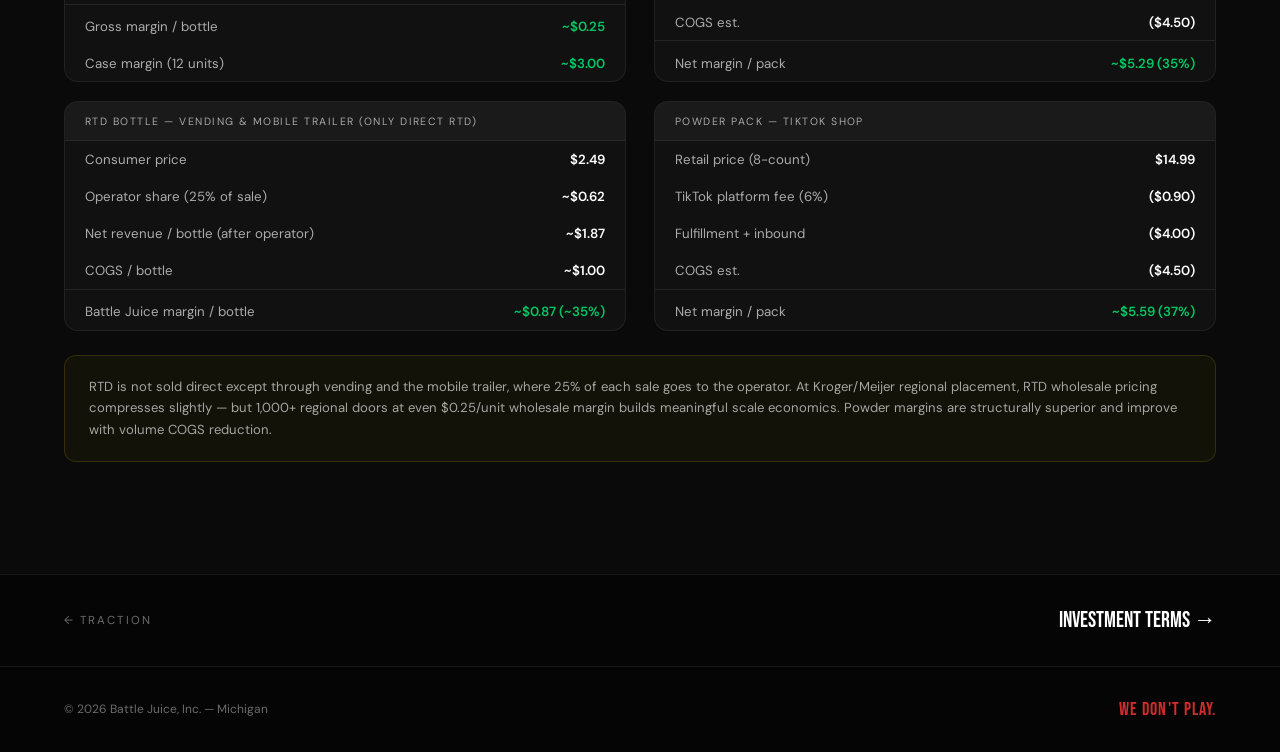
<file: roadmap.html>
<!DOCTYPE html><html lang="en"><head><meta charset="UTF-8"><meta name="viewport" content="width=device-width,initial-scale=1"><meta name="robots" content="noindex, nofollow"><meta name="description" content="Michigan-built youth hydration with zero added sugar, 700+ mg electrolytes, and a gaming-forward brand. Private investor overview: product, market, traction, roadmap, and deal terms."><link rel="icon" type="image/svg+xml" href="icons/favicon.svg"><link rel="icon" type="image/png" sizes="32x32" href="icons/favicon-32x32.png"><link rel="icon" type="image/png" sizes="16x16" href="icons/favicon-16x16.png"><link rel="icon" href="icons/favicon.ico" sizes="48x48 32x32 16x16"><link rel="apple-touch-icon" sizes="180x180" href="icons/apple-touch-icon.png"><link rel="manifest" href="icons/site.webmanifest"><meta name="theme-color" content="#080808"><meta property="og:type" content="website"><meta property="og:site_name" content="Battle Juice Investment Opportunity"><meta property="og:locale" content="en_US"><meta property="og:title" content="Roadmap — Battle Juice Investment Opportunity"><meta property="og:description" content="Michigan-built youth hydration with zero added sugar, 700+ mg electrolytes, and a gaming-forward brand. Private investor overview: product, market, traction, roadmap, and deal terms."><meta property="og:image" content="images/og-preview.png"><meta property="og:image:width" content="1200"><meta property="og:image:height" content="630"><meta property="og:image:type" content="image/png"><meta name="twitter:card" content="summary_large_image"><meta name="twitter:title" content="Roadmap — Battle Juice Investment Opportunity"><meta name="twitter:description" content="Michigan-built youth hydration with zero added sugar, 700+ mg electrolytes, and a gaming-forward brand. Private investor overview: product, market, traction, roadmap, and deal terms."><meta name="twitter:image" content="images/og-preview.png"><title>Roadmap &mdash; Battle Juice Investment Opportunity</title><link href="https://fonts.googleapis.com/css2?family=Bebas+Neue&family=DM+Sans:wght@300;400;500;700&display=swap" rel="stylesheet"><style>*{margin:0;padding:0;box-sizing:border-box}
:root{--red:#D42B2B;--dark:#080808;--panel:#111111;--border:rgba(255,255,255,0.07);--gray:#6B6B6B;--lgray:#A8A8A8;--accent:#FFD600;--green:#00C864}
html{scroll-behavior:smooth}
body{background:var(--dark);color:#fff;font-family:'DM Sans',sans-serif;overflow-x:hidden;padding-top:64px}
nav{position:fixed;top:0;left:0;right:0;z-index:999;display:flex;align-items:center;justify-content:space-between;padding:0 4rem;height:64px;background:rgba(8,8,8,.95);border-bottom:1px solid var(--border);backdrop-filter:blur(14px)}
.nav-logo{display:flex;align-items:center;text-decoration:none}
.nav-logo img{height:32px;width:auto}
.nav-links{display:flex;gap:2rem;list-style:none}
.nav-links a{font-size:.75rem;letter-spacing:.1em;text-transform:uppercase;color:var(--lgray);text-decoration:none;transition:color .2s}
.nav-links a:hover{color:#fff}.nav-links a.active{color:#fff}
.nav-cta{background:var(--red);color:#fff;font-size:.72rem;letter-spacing:.12em;text-transform:uppercase;padding:.42rem 1.1rem;border-radius:6px;text-decoration:none;font-weight:600;transition:opacity .2s}
.nav-cta:hover{opacity:.85}
section{padding:7rem 4rem}
.container{max-width:1160px;margin:0 auto}
.sl{display:block;font-size:.67rem;letter-spacing:.32em;text-transform:uppercase;color:var(--red);margin-bottom:.65rem}
.d{font-family:'Bebas Neue',sans-serif;line-height:.92;letter-spacing:.02em}
.h2{font-size:clamp(2.2rem,4.5vw,4rem)}
.body-lg{font-size:1rem;line-height:1.75;color:var(--lgray)}
.divider{height:1px;background:var(--border)}
.card{background:var(--panel);border:1px solid var(--border);border-radius:14px;padding:1.5rem}
.page-nav{display:flex;align-items:center;justify-content:space-between;padding:2rem 4rem;background:#050505;border-top:1px solid var(--border)}
.page-nav .prev{font-size:.72rem;letter-spacing:.18em;text-transform:uppercase;color:var(--gray);text-decoration:none;transition:color .2s}
.page-nav .prev:hover{color:#fff}
.page-nav .next{font-family:'Bebas Neue',sans-serif;font-size:1.4rem;color:#fff;text-decoration:none;transition:color .2s}
.page-nav .next:hover{color:var(--red)}
footer{background:#050505;border-top:1px solid var(--border);padding:2rem 4rem;display:flex;align-items:center;justify-content:space-between}
footer p{font-size:.75rem;color:var(--gray)}
footer .ft{font-family:'Bebas Neue',sans-serif;font-size:1.1rem;color:var(--red);letter-spacing:.06em}
.timeline{position:relative;padding-left:2.5rem}
.timeline::before{content:'';position:absolute;left:.9rem;top:0;bottom:0;width:2px;background:rgba(255,255,255,.07)}
.tl-item{position:relative;padding-bottom:2.5rem}
.tl-item:last-child{padding-bottom:0}
.tl-dot{position:absolute;left:-2.5rem;top:.2rem;width:1.8rem;height:1.8rem;border-radius:50%;display:flex;align-items:center;justify-content:center;font-size:.65rem;font-weight:700;border:2px solid}
.done{background:var(--red);border-color:var(--red);color:#fff}
.now{background:rgba(212,43,43,.14);border-color:var(--red);color:var(--red)}
.next{background:transparent;border-color:rgba(255,255,255,.2);color:var(--lgray)}
.tl-date{font-size:.68rem;letter-spacing:.14em;text-transform:uppercase;color:var(--red);margin-bottom:.28rem}
.tl-title{font-size:1.1rem;font-weight:700;margin-bottom:.35rem}
.tl-detail{font-size:.84rem;color:var(--lgray);line-height:1.6;max-width:480px}
.aside-card{background:var(--panel);border:1px solid var(--border);border-radius:12px;padding:1.3rem;margin-bottom:1rem}
.aside-card:last-child{margin-bottom:0}
.aside-card h3{font-size:.85rem;font-weight:700;margin-bottom:.35rem}
.aside-card p{font-size:.78rem;color:var(--lgray);line-height:1.55}
.econ-block{background:var(--panel);border:1px solid var(--border);border-radius:14px;overflow:hidden;margin-bottom:1.15rem}
.econ-block:last-child{margin-bottom:0}
.econ-head{background:rgba(255,255,255,.04);padding:.8rem 1.25rem;font-size:.66rem;letter-spacing:.14em;text-transform:uppercase;color:var(--lgray);border-bottom:1px solid var(--border)}
.er{display:flex;justify-content:space-between;align-items:center;padding:.62rem 1.25rem;font-size:.83rem}
.er .k{color:rgba(255,255,255,.65)}.er .v{font-weight:600;color:#fff}
.er.sub .v{color:rgba(255,255,255,.4)}
.er.total{border-top:1px solid rgba(255,255,255,.08);padding-top:.82rem}
.er.total .v{color:var(--green)}</style><link rel="stylesheet" href="css/responsive.css"></head><body><nav><a href="index.html" class="nav-logo"><img src="[data-uri]" alt="Battle Juice"></a><ul class="nav-links" id="primary-nav"><li><a href="index.html">Home</a></li><li><a href="product.html">Product</a></li><li><a href="market.html">Market</a></li><li><a href="traction.html">Traction</a></li><li><a href="roadmap.html" class="active">Roadmap</a></li><li><a href="invest.html">Invest</a></li></ul><div class="nav-end"><a href="invest.html" class="nav-cta">View Terms</a><button type="button" class="nav-toggle" aria-expanded="false" aria-controls="primary-nav" aria-label="Open menu"><span class="nav-toggle-bar" aria-hidden="true"></span><span class="nav-toggle-bar" aria-hidden="true"></span><span class="nav-toggle-bar" aria-hidden="true"></span></button></div></nav><section style="padding:7rem 4rem"><div class="container"><span class="sl">Roadmap</span><h2 class="d h2" style="line-height:1">The plan is simple.<br>Execute it fast.</h2><div style="display:grid;grid-template-columns:1fr 1fr;gap:4rem;margin-top:2.5rem;align-items:start"><div class="timeline"><div class="tl-item"><div class="tl-dot done">&#10003;</div><div class="tl-date">September 2024</div><div class="tl-title">Pilot Launch</div><div class="tl-detail">20+ youth sports events. 15,000+ kids sampled at tournaments, camps, and high school football games. Awareness built ground-up &mdash; no paid media.</div></div><div class="tl-item"><div class="tl-dot done">&#10003;</div><div class="tl-date">May 1, 2026</div><div class="tl-title">Commercial Launch</div><div class="tl-detail">RARA + Kyte Monroe baseball live. Wrapped Cybertruck and concession trailer deployed. $600K committed in current raise.</div></div><div class="tl-item"><div class="tl-dot now">NOW</div><div class="tl-date">Summer 2026</div><div class="tl-title">DSD + Powder + Pool</div><div class="tl-detail">Close M1 or All Points DSD. Launch powder on Amazon + TikTok Shop. Open pool concessions at Kyte Monroe (2&ndash;3x baseball volume). Target civic arena concessions.</div></div><div class="tl-item"><div class="tl-dot next">Q4</div><div class="tl-date">January 2027</div><div class="tl-title">Retail Buyer Pitch</div><div class="tl-detail">Present to Meijer + Kroger buyers with 6 months of SPINS-backed scan data. Brand awareness and velocity story built.</div></div><div class="tl-item"><div class="tl-dot next">&#127919;</div><div class="tl-date">June 2027</div><div class="tl-title">Regional Shelf Reset</div><div class="tl-detail">Target Meijer + Kroger Michigan regional placement at annual shelf reset. Battle Juice in grocery.</div></div></div><div><div class="aside-card" style="border-color:rgba(0,200,100,.2);background:rgba(0,200,100,.04)"><h3 style="color:var(--green)">Awareness Engine</h3><p>Youth sports experiential &mdash; concession trailer at tournaments, football games, camps, and pool concessions. Product in hand = brand in mind.</p></div><div class="aside-card" style="border-color:rgba(212,43,43,.2);background:rgba(212,43,43,.04)"><h3 style="color:var(--red)">Influence Engine</h3><p>Gaming creators, Roblox influencers, and TikTok Shop affiliates reaching kids digitally. Low CAC, high brand affinity.</p></div><div class="aside-card" style="border-color:rgba(255,214,0,.2);background:rgba(255,214,0,.04)"><h3 style="color:var(--accent)">Pull-Through to Retail</h3><p>Kids who know the brand demand it at Meijer. DSD scan data proves the velocity. Retail buyers respond to pull.</p></div><div class="aside-card" style="border-color:rgba(212,43,43,.2);background:rgba(212,43,43,.04)"><p style="font-size:.82rem;color:var(--lgray);line-height:1.65">Every dollar raised is working toward one unlock: get scan data, walk into Kroger in January 2027.</p></div></div></div></div></section><div class="divider"></div><section style="background:#0A0A0A;padding:7rem 4rem"><div class="container"><span class="sl">Unit Economics</span><h2 class="d h2" style="line-height:1;margin-bottom:.6rem">The numbers work<br>at $2.49.</h2><p class="body-lg" style="max-width:540px;margin-bottom:2.5rem">Clean margins at both the RTD and powder level &mdash; with significant upside as volume drives COGS down.</p><div style="display:grid;grid-template-columns:1fr 1fr;gap:1.75rem"><div><div class="econ-block"><div class="econ-head">RTD Bottle &mdash; DSD / Wholesale Channel</div><div class="er"><span class="k">MSRP</span><span class="v">$2.49</span></div><div class="er"><span class="k">Wholesale to distributor</span><span class="v sub">$1.25</span></div><div class="er"><span class="k">COGS / bottle</span><span class="v sub">~$1.00</span></div><div class="er total"><span class="k">Gross margin / bottle</span><span class="v">~$0.25</span></div><div class="er"><span class="k">Case margin (12 units)</span><span class="v" style="color:var(--green)">~$3.00</span></div></div><div class="econ-block"><div class="econ-head">RTD Bottle &mdash; Vending &amp; Mobile Trailer (only direct RTD)</div><div class="er"><span class="k">Consumer price</span><span class="v">$2.49</span></div><div class="er"><span class="k">Operator share (25% of sale)</span><span class="v sub">~$0.62</span></div><div class="er"><span class="k">Net revenue / bottle (after operator)</span><span class="v sub">~$1.87</span></div><div class="er"><span class="k">COGS / bottle</span><span class="v sub">~$1.00</span></div><div class="er total"><span class="k">Battle Juice margin / bottle</span><span class="v">~$0.87 (~35%)</span></div></div></div><div><div class="econ-block"><div class="econ-head">Powder Pack &mdash; Amazon Grocery</div><div class="er"><span class="k">Retail price (8-count)</span><span class="v">$14.99</span></div><div class="er"><span class="k">Amazon platform fee (8%)</span><span class="v sub">($1.20)</span></div><div class="er"><span class="k">Fulfillment + inbound</span><span class="v sub">($4.00)</span></div><div class="er"><span class="k">COGS est.</span><span class="v sub">($4.50)</span></div><div class="er total"><span class="k">Net margin / pack</span><span class="v">~$5.29 (35%)</span></div></div><div class="econ-block"><div class="econ-head">Powder Pack &mdash; TikTok Shop</div><div class="er"><span class="k">Retail price (8-count)</span><span class="v">$14.99</span></div><div class="er"><span class="k">TikTok platform fee (6%)</span><span class="v sub">($0.90)</span></div><div class="er"><span class="k">Fulfillment + inbound</span><span class="v sub">($4.00)</span></div><div class="er"><span class="k">COGS est.</span><span class="v sub">($4.50)</span></div><div class="er total"><span class="k">Net margin / pack</span><span class="v">~$5.59 (37%)</span></div></div></div></div><div style="background:rgba(255,214,0,.04);border:1px solid rgba(255,214,0,.14);border-radius:12px;padding:1.25rem 1.5rem;margin-top:1.5rem;font-size:.82rem;color:rgba(255,255,255,.62);line-height:1.65">RTD is not sold direct except through vending and the mobile trailer, where 25% of each sale goes to the operator. At Kroger/Meijer regional placement, RTD wholesale pricing compresses slightly &mdash; but 1,000+ regional doors at even $0.25/unit wholesale margin builds meaningful scale economics. Powder margins are structurally superior and improve with volume COGS reduction.</div></div></section><div class="page-nav"><a href="traction.html" class="prev">&larr; Traction</a><a href="invest.html" class="next">Investment Terms &rarr;</a></div><footer><p>&copy; 2026 Battle Juice, Inc. &mdash; Michigan</p><span class='ft'>WE DON'T PLAY.</span></footer><script src="js/nav.js" defer></script></body></html>
</file>
<file: css/responsive.css>
/* Battle Juice — mobile / tablet layout (loads after inline page styles) */

/* Full-width traction photo (e.g. cooler): cap pixels and viewport height */
.photo-grid img.photo-grid-hero {
  width: auto !important;
  max-width: min(680px, 100%) !important;
  max-height: min(72vh, 900px);
  height: auto;
  margin-left: auto;
  margin-right: auto;
  object-fit: contain;
}

/* Mobile hamburger (hidden on desktop; opened via nav.is-open) */
.nav-end {
  display: flex;
  align-items: center;
  gap: 0.65rem;
  flex-shrink: 0;
}

.nav-toggle {
  display: none;
  width: 2.5rem;
  height: 2.5rem;
  padding: 0;
  margin: 0;
  border: 0;
  background: transparent;
  color: #fff;
  cursor: pointer;
  align-items: center;
  justify-content: center;
  flex-direction: column;
  gap: 5px;
  border-radius: 8px;
  -webkit-tap-highlight-color: transparent;
}

.nav-toggle:focus-visible {
  outline: 2px solid var(--red, #d42b2b);
  outline-offset: 2px;
}

.nav-toggle-bar {
  display: block;
  width: 1.35rem;
  height: 2px;
  background: currentColor;
  border-radius: 1px;
  transition: transform 0.2s ease, opacity 0.2s ease;
}

nav.is-open .nav-toggle-bar:nth-child(1) {
  transform: translateY(7px) rotate(45deg);
}

nav.is-open .nav-toggle-bar:nth-child(2) {
  opacity: 0;
}

nav.is-open .nav-toggle-bar:nth-child(3) {
  transform: translateY(-7px) rotate(-45deg);
}

@media (max-width: 960px) {
  html {
    -webkit-text-size-adjust: 100%;
  }

  body {
    padding-top: 76px !important;
  }

  body.nav-open {
    overflow: hidden;
    touch-action: none;
  }

  nav {
    height: 56px !important;
    min-height: 56px;
    max-height: 56px;
    padding: 0 1rem !important;
    flex-wrap: nowrap !important;
    align-items: center;
    justify-content: space-between;
    gap: 0.75rem;
  }

  .nav-logo {
    flex-shrink: 0;
  }

  .nav-end {
    margin-left: auto;
  }

  .nav-toggle {
    display: flex;
  }

  .nav-links {
    display: none !important;
    position: absolute;
    left: 0;
    right: 0;
    top: 100%;
    z-index: 1000;
    flex-direction: column !important;
    flex-wrap: nowrap !important;
    gap: 0 !important;
    width: 100% !important;
    margin: 0 !important;
    padding: 0.35rem 0 1rem !important;
    list-style: none !important;
    background: rgba(8, 8, 8, 0.98);
    border-bottom: 1px solid rgba(255, 255, 255, 0.07);
    box-shadow: 0 12px 40px rgba(0, 0, 0, 0.45);
    order: unset !important;
    border-top: none !important;
  }

  .nav-links li {
    margin: 0;
    border-top: 1px solid rgba(255, 255, 255, 0.06);
  }

  .nav-links li:first-child {
    border-top: 0;
  }

  .nav-links a {
    display: block;
    padding: 0.85rem 1.25rem !important;
    font-size: 0.82rem !important;
    letter-spacing: 0.1em !important;
  }

  nav.is-open .nav-links {
    display: flex !important;
  }

  .nav-cta {
    padding: 0.38rem 0.75rem !important;
    font-size: 0.65rem !important;
    margin-left: 0 !important;
  }

  section:not(#hero) {
    padding: 3.25rem 1.1rem !important;
  }

  section:not(#hero)[style*="7rem 4rem"],
  section:not(#hero)[style*="7rem 4rem;"] {
    padding: 3.25rem 1.1rem !important;
  }

  .container {
    padding-left: 0;
    padding-right: 0;
  }

  .page-nav {
    flex-direction: column !important;
    align-items: flex-start !important;
    gap: 0.85rem;
    padding: 1.35rem 1.1rem !important;
  }

  .page-nav .next {
    font-size: 1.2rem !important;
  }

  footer {
    flex-direction: column !important;
    align-items: flex-start !important;
    gap: 0.65rem;
    padding: 1.35rem 1.1rem !important;
  }

  .g2,
  .g3,
  .g4,
  .stat-grid,
  .photo-grid,
  .round-cards,
  .fi,
  .why-grid,
  .moat-hero,
  .moat-grid {
    grid-template-columns: 1fr !important;
  }

  .chars-row {
    grid-template-columns: repeat(2, minmax(0, 1fr)) !important;
  }

  .flavor-grid {
    grid-template-columns: repeat(2, minmax(0, 1fr)) !important;
  }

  /* Inline layout grids (product, roadmap, traction, market, invest) */
  div[style*="display:grid"][style*="grid-template-columns"] {
    grid-template-columns: 1fr !important;
  }

  .fb {
    flex-direction: column !important;
    align-items: flex-start !important;
    gap: 0.85rem;
  }

  .contact-row {
    flex-wrap: wrap;
    row-gap: 0.35rem;
  }

  .hero-btns {
    flex-direction: column !important;
    width: 100%;
    max-width: 20rem;
    margin-left: auto !important;
    margin-right: auto !important;
  }

  .hero-glow {
    width: min(92vw, 26rem) !important;
    height: min(92vw, 26rem) !important;
  }

  .hero-tag {
    letter-spacing: 0.18em !important;
    padding: 0 0.5rem;
  }

  #hero {
    min-height: unset !important;
    padding: 5.5rem 0.75rem 4.5rem;
    margin-top: -64px;
  }

  .hero-logo {
    font-size: clamp(2.75rem, 15vw, 7rem) !important;
  }

  .tam-row {
    flex-direction: column !important;
    align-items: stretch !important;
    gap: 0.35rem !important;
  }

  .tam-lbl {
    width: 100% !important;
    text-align: left !important;
  }

  .tam-val {
    width: auto !important;
    align-self: flex-end;
  }

  .ev {
    flex-wrap: wrap !important;
  }

  .fw-row {
    flex-wrap: wrap !important;
  }

  /* Numbered rows (e.g. Path to Regional Retail): keep badge + copy on one row; wrap text inside the span */
  .rp {
    flex-wrap: nowrap !important;
    align-items: flex-start !important;
  }

  .rp > span {
    min-width: 0;
    flex: 1 1 auto;
    line-height: 1.45;
  }

  .card:has(table.ct) {
    overflow-x: auto;
    -webkit-overflow-scrolling: touch;
  }

  table.ct {
    font-size: 0.74rem !important;
  }

  table.ct th,
  table.ct td {
    padding: 0.45rem 0.55rem !important;
  }
}

@media (max-width: 600px) {
  body {
    padding-top: 76px !important;
  }

  .chars-row {
    grid-template-columns: 1fr !important;
  }

  .er,
  .fr {
    flex-wrap: wrap;
    row-gap: 0.2rem;
  }

  .er .k,
  .fr .fk {
    width: 100%;
  }

  .er .v,
  .fr .fv {
    width: 100%;
    text-align: right;
  }
}

@media (max-width: 380px) {
  .nav-links {
    gap: 0.45rem 0.65rem !important;
  }

  .nav-links a {
    font-size: 0.62rem !important;
  }
}
</file>
